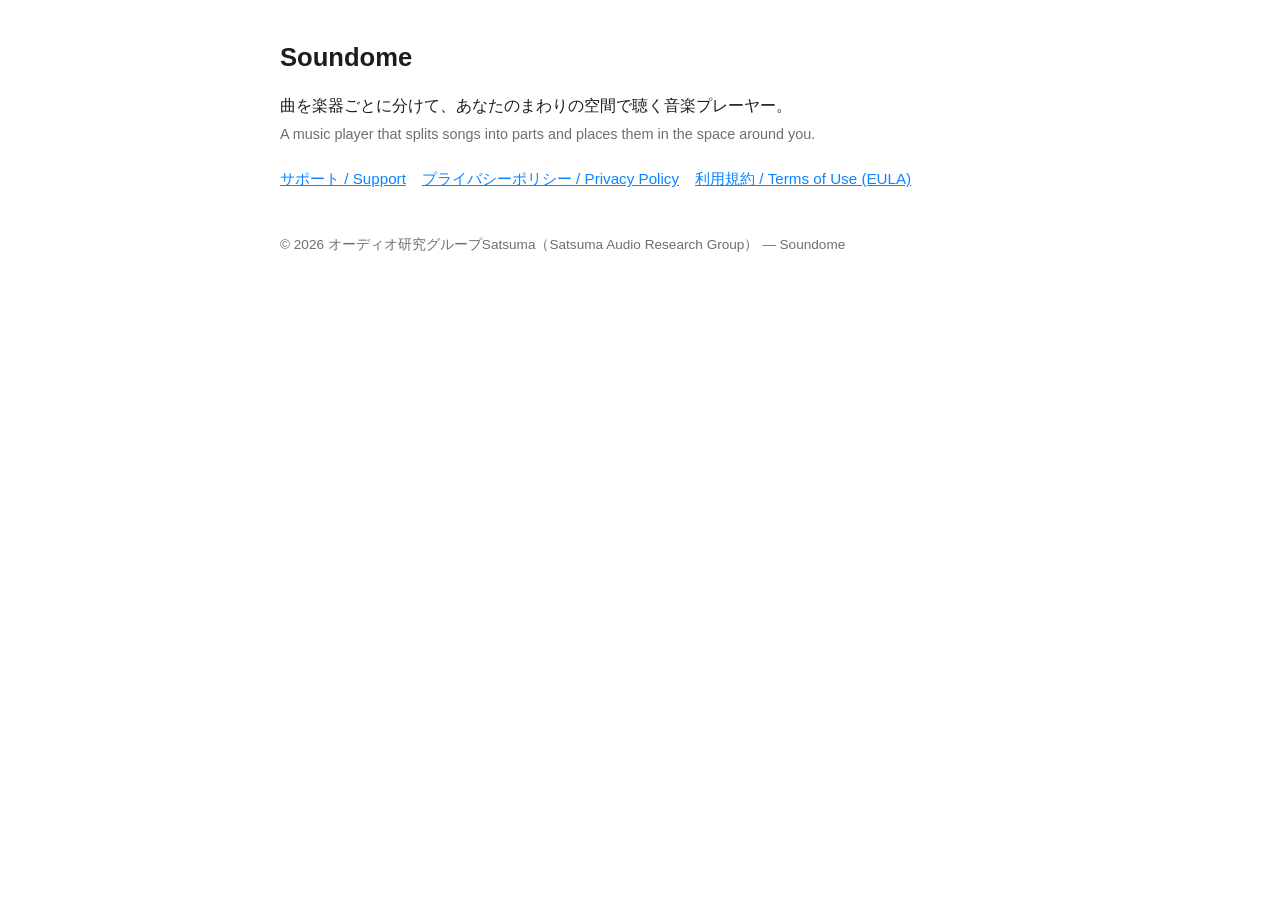
<file: index.html>
<!DOCTYPE html>
<html lang="ja">
<head>
<meta charset="UTF-8">
<meta name="viewport" content="width=device-width, initial-scale=1">
<title>Soundome</title>
<link rel="stylesheet" href="style.css">
</head>
<body>
<h1>Soundome</h1>
<p>曲を楽器ごとに分けて、あなたのまわりの空間で聴く音楽プレーヤー。<br>
<span class="muted">A music player that splits songs into parts and places them in the space around you.</span></p>
<nav>
  <a href="support.html">サポート / Support</a>
  <a href="privacy.html">プライバシーポリシー / Privacy Policy</a>
  <a href="https://www.apple.com/legal/internet-services/itunes/dev/stdeula/">利用規約 / Terms of Use (EULA)</a>
</nav>
<footer>© 2026 オーディオ研究グループSatsuma（Satsuma Audio Research Group） — Soundome</footer>
</body>
</html>
</file>
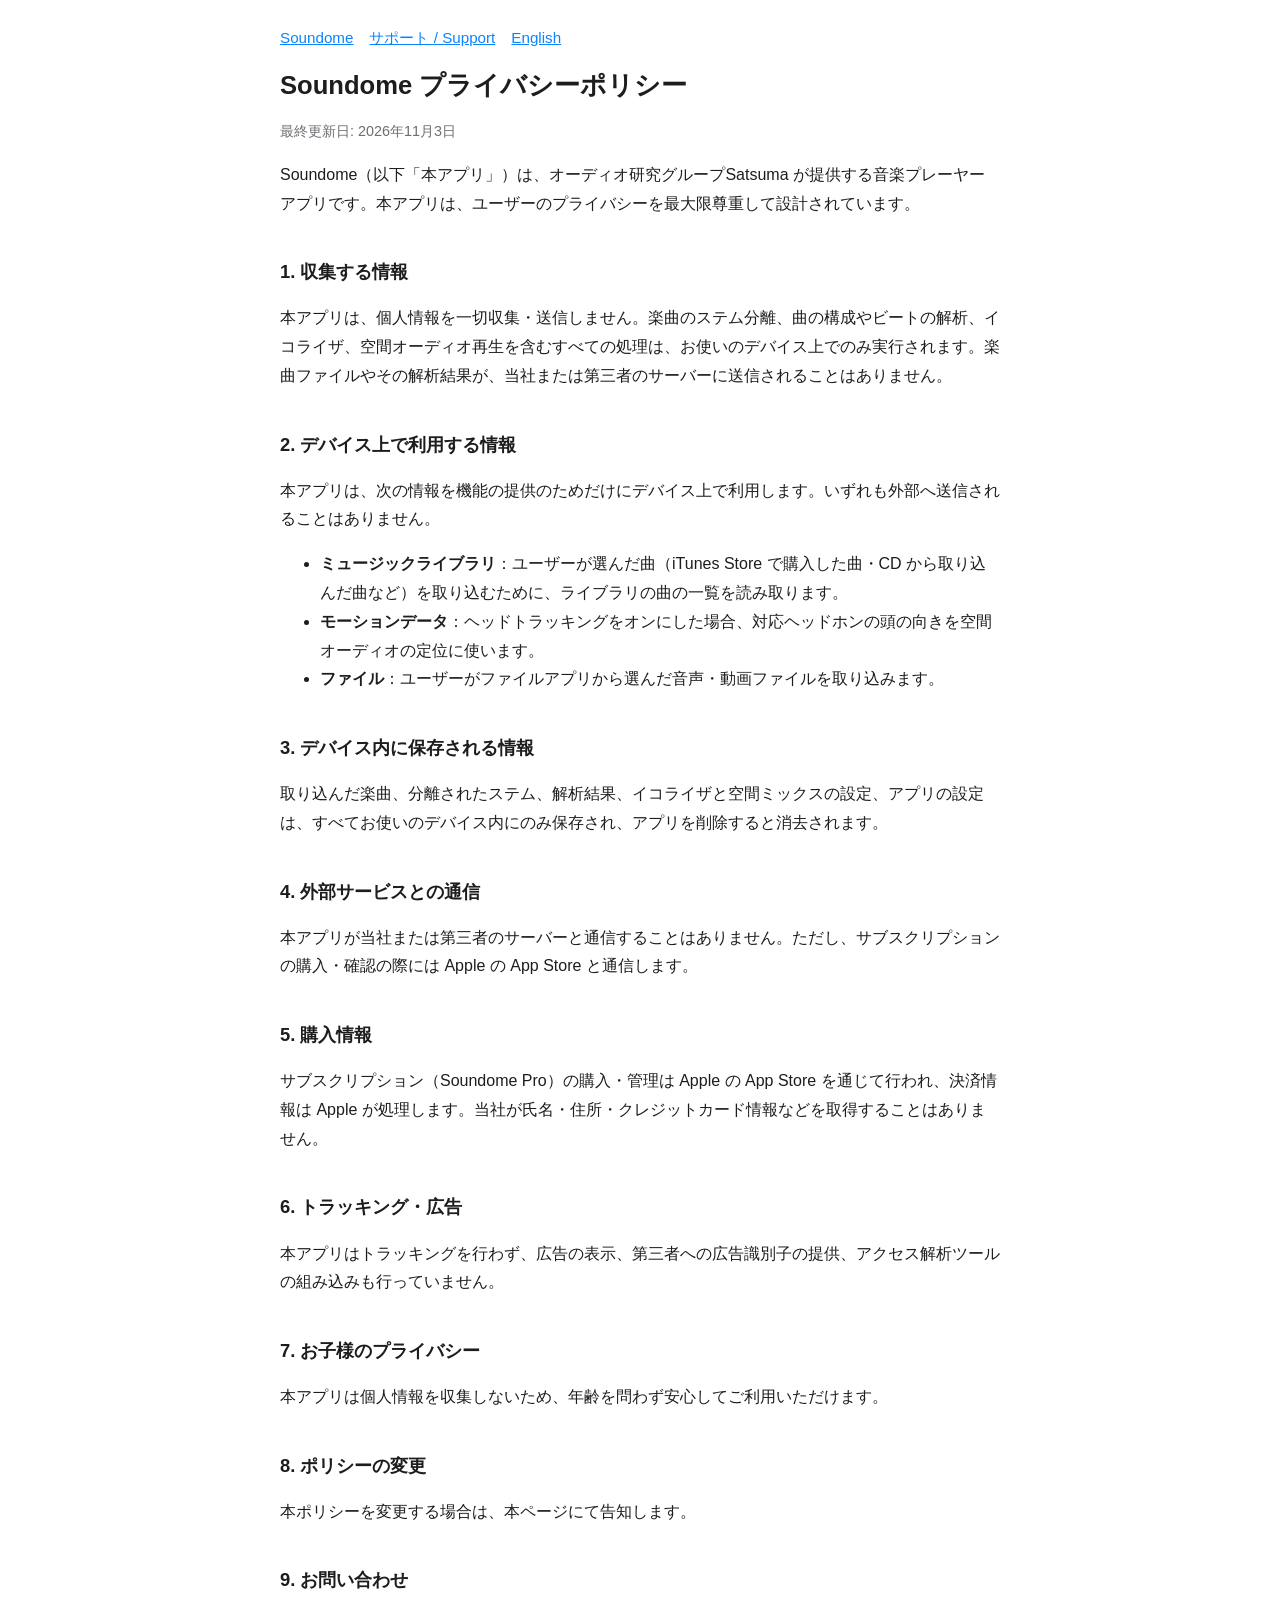
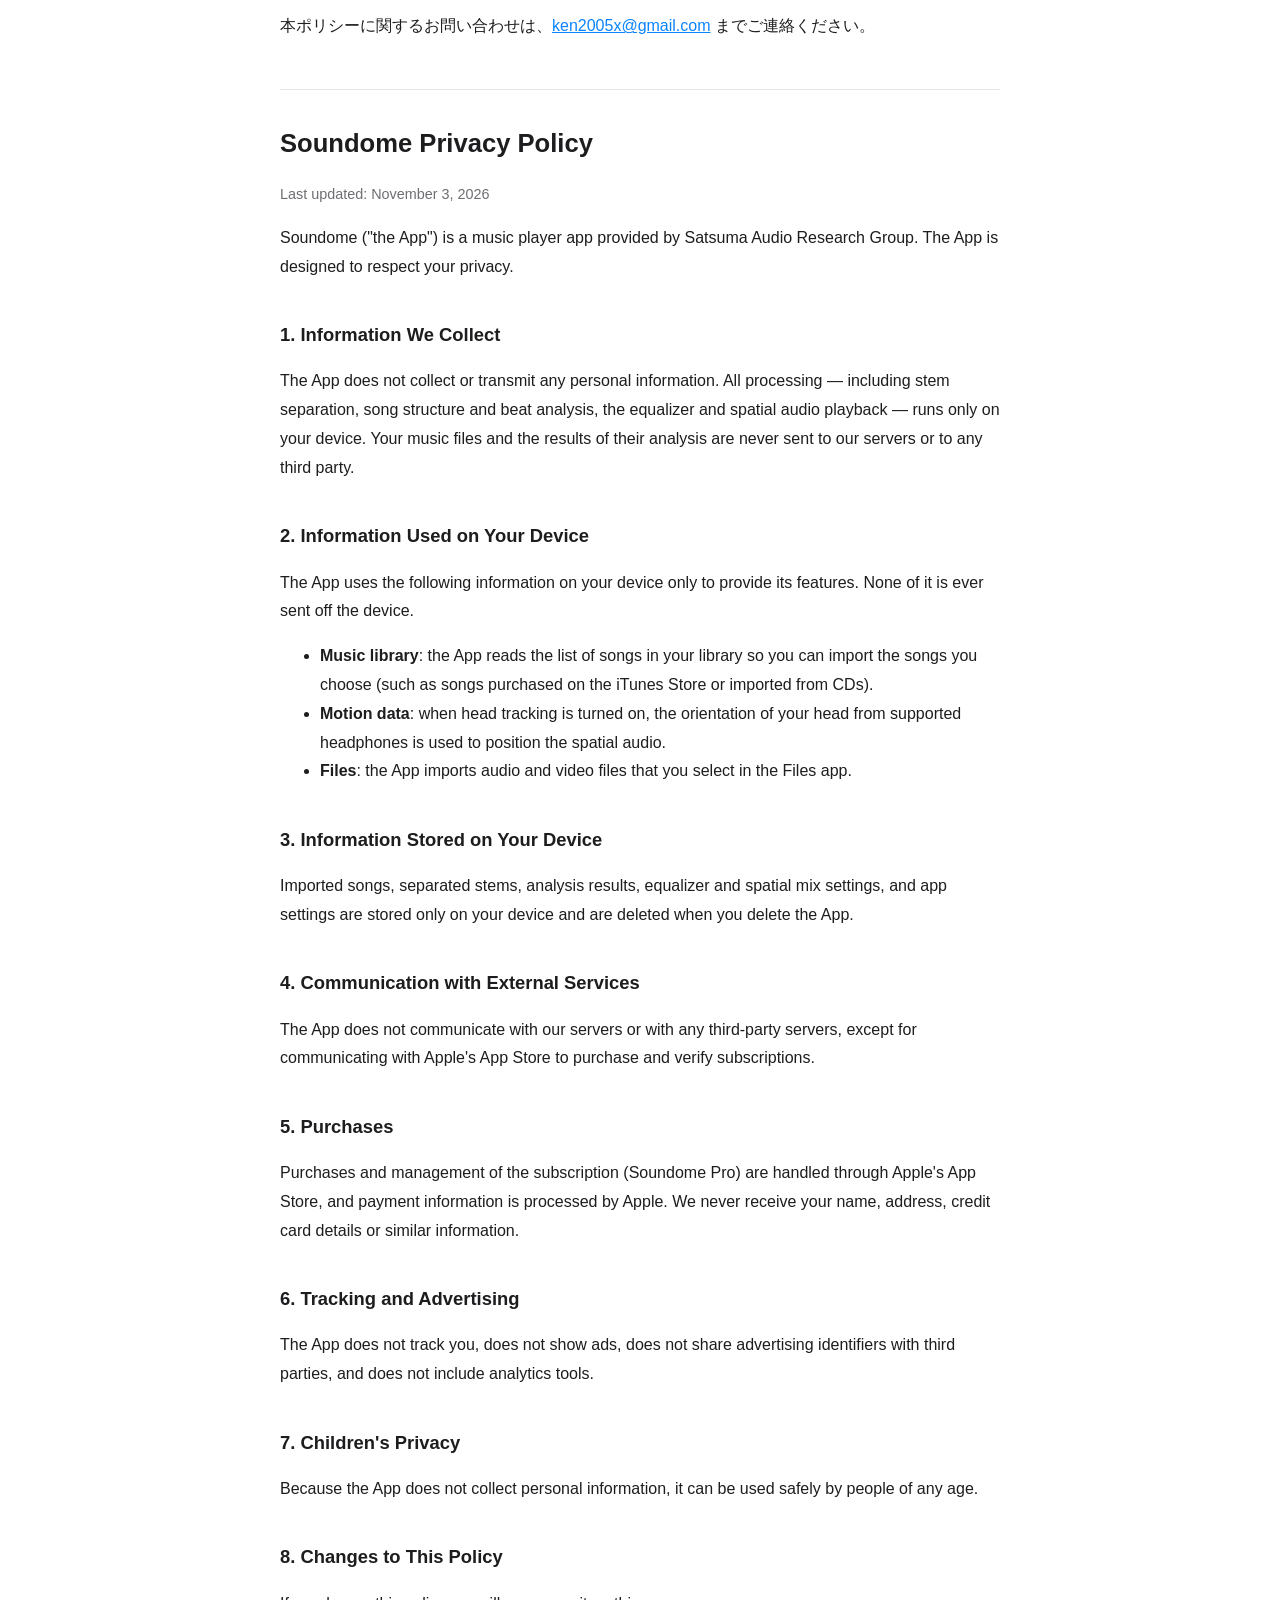
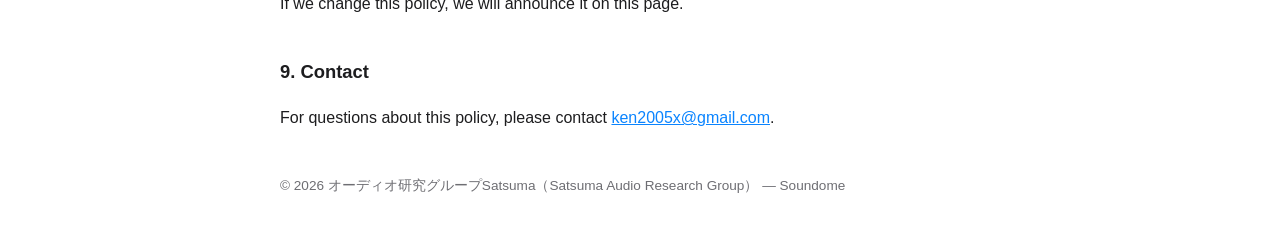
<file: privacy.html>
<!DOCTYPE html>
<html lang="ja">
<head>
<meta charset="UTF-8">
<meta name="viewport" content="width=device-width, initial-scale=1">
<title>Soundome プライバシーポリシー / Privacy Policy</title>
<link rel="stylesheet" href="style.css">
</head>
<body>
<nav><a href="index.html">Soundome</a><a href="support.html">サポート / Support</a><a href="#en">English</a></nav>

<h1>Soundome プライバシーポリシー</h1>
<p class="muted">最終更新日: 2026年11月3日</p>

<p>Soundome（以下「本アプリ」）は、オーディオ研究グループSatsuma が提供する音楽プレーヤーアプリです。本アプリは、ユーザーのプライバシーを最大限尊重して設計されています。</p>

<h2>1. 収集する情報</h2>
<p>本アプリは、個人情報を一切収集・送信しません。楽曲のステム分離、曲の構成やビートの解析、イコライザ、空間オーディオ再生を含むすべての処理は、お使いのデバイス上でのみ実行されます。楽曲ファイルやその解析結果が、当社または第三者のサーバーに送信されることはありません。</p>

<h2>2. デバイス上で利用する情報</h2>
<p>本アプリは、次の情報を機能の提供のためだけにデバイス上で利用します。いずれも外部へ送信されることはありません。</p>
<ul>
  <li><strong>ミュージックライブラリ</strong>：ユーザーが選んだ曲（iTunes Store で購入した曲・CD から取り込んだ曲など）を取り込むために、ライブラリの曲の一覧を読み取ります。</li>
  <li><strong>モーションデータ</strong>：ヘッドトラッキングをオンにした場合、対応ヘッドホンの頭の向きを空間オーディオの定位に使います。</li>
  <li><strong>ファイル</strong>：ユーザーがファイルアプリから選んだ音声・動画ファイルを取り込みます。</li>
</ul>

<h2>3. デバイス内に保存される情報</h2>
<p>取り込んだ楽曲、分離されたステム、解析結果、イコライザと空間ミックスの設定、アプリの設定は、すべてお使いのデバイス内にのみ保存され、アプリを削除すると消去されます。</p>

<h2>4. 外部サービスとの通信</h2>
<p>本アプリが当社または第三者のサーバーと通信することはありません。ただし、サブスクリプションの購入・確認の際には Apple の App Store と通信します。</p>

<h2>5. 購入情報</h2>
<p>サブスクリプション（Soundome Pro）の購入・管理は Apple の App Store を通じて行われ、決済情報は Apple が処理します。当社が氏名・住所・クレジットカード情報などを取得することはありません。</p>

<h2>6. トラッキング・広告</h2>
<p>本アプリはトラッキングを行わず、広告の表示、第三者への広告識別子の提供、アクセス解析ツールの組み込みも行っていません。</p>

<h2>7. お子様のプライバシー</h2>
<p>本アプリは個人情報を収集しないため、年齢を問わず安心してご利用いただけます。</p>

<h2>8. ポリシーの変更</h2>
<p>本ポリシーを変更する場合は、本ページにて告知します。</p>

<h2>9. お問い合わせ</h2>
<p>本ポリシーに関するお問い合わせは、<a href="mailto:ken2005x@gmail.com">ken2005x@gmail.com</a> までご連絡ください。</p>

<section class="lang" id="en" lang="en">
<h1>Soundome Privacy Policy</h1>
<p class="muted">Last updated: November 3, 2026</p>

<p>Soundome ("the App") is a music player app provided by Satsuma Audio Research Group. The App is designed to respect your privacy.</p>

<h2>1. Information We Collect</h2>
<p>The App does not collect or transmit any personal information. All processing — including stem separation, song structure and beat analysis, the equalizer and spatial audio playback — runs only on your device. Your music files and the results of their analysis are never sent to our servers or to any third party.</p>

<h2>2. Information Used on Your Device</h2>
<p>The App uses the following information on your device only to provide its features. None of it is ever sent off the device.</p>
<ul>
  <li><strong>Music library</strong>: the App reads the list of songs in your library so you can import the songs you choose (such as songs purchased on the iTunes Store or imported from CDs).</li>
  <li><strong>Motion data</strong>: when head tracking is turned on, the orientation of your head from supported headphones is used to position the spatial audio.</li>
  <li><strong>Files</strong>: the App imports audio and video files that you select in the Files app.</li>
</ul>

<h2>3. Information Stored on Your Device</h2>
<p>Imported songs, separated stems, analysis results, equalizer and spatial mix settings, and app settings are stored only on your device and are deleted when you delete the App.</p>

<h2>4. Communication with External Services</h2>
<p>The App does not communicate with our servers or with any third-party servers, except for communicating with Apple's App Store to purchase and verify subscriptions.</p>

<h2>5. Purchases</h2>
<p>Purchases and management of the subscription (Soundome Pro) are handled through Apple's App Store, and payment information is processed by Apple. We never receive your name, address, credit card details or similar information.</p>

<h2>6. Tracking and Advertising</h2>
<p>The App does not track you, does not show ads, does not share advertising identifiers with third parties, and does not include analytics tools.</p>

<h2>7. Children's Privacy</h2>
<p>Because the App does not collect personal information, it can be used safely by people of any age.</p>

<h2>8. Changes to This Policy</h2>
<p>If we change this policy, we will announce it on this page.</p>

<h2>9. Contact</h2>
<p>For questions about this policy, please contact <a href="mailto:ken2005x@gmail.com">ken2005x@gmail.com</a>.</p>
</section>

<footer>© 2026 オーディオ研究グループSatsuma（Satsuma Audio Research Group） — Soundome</footer>
</body>
</html>
</file>
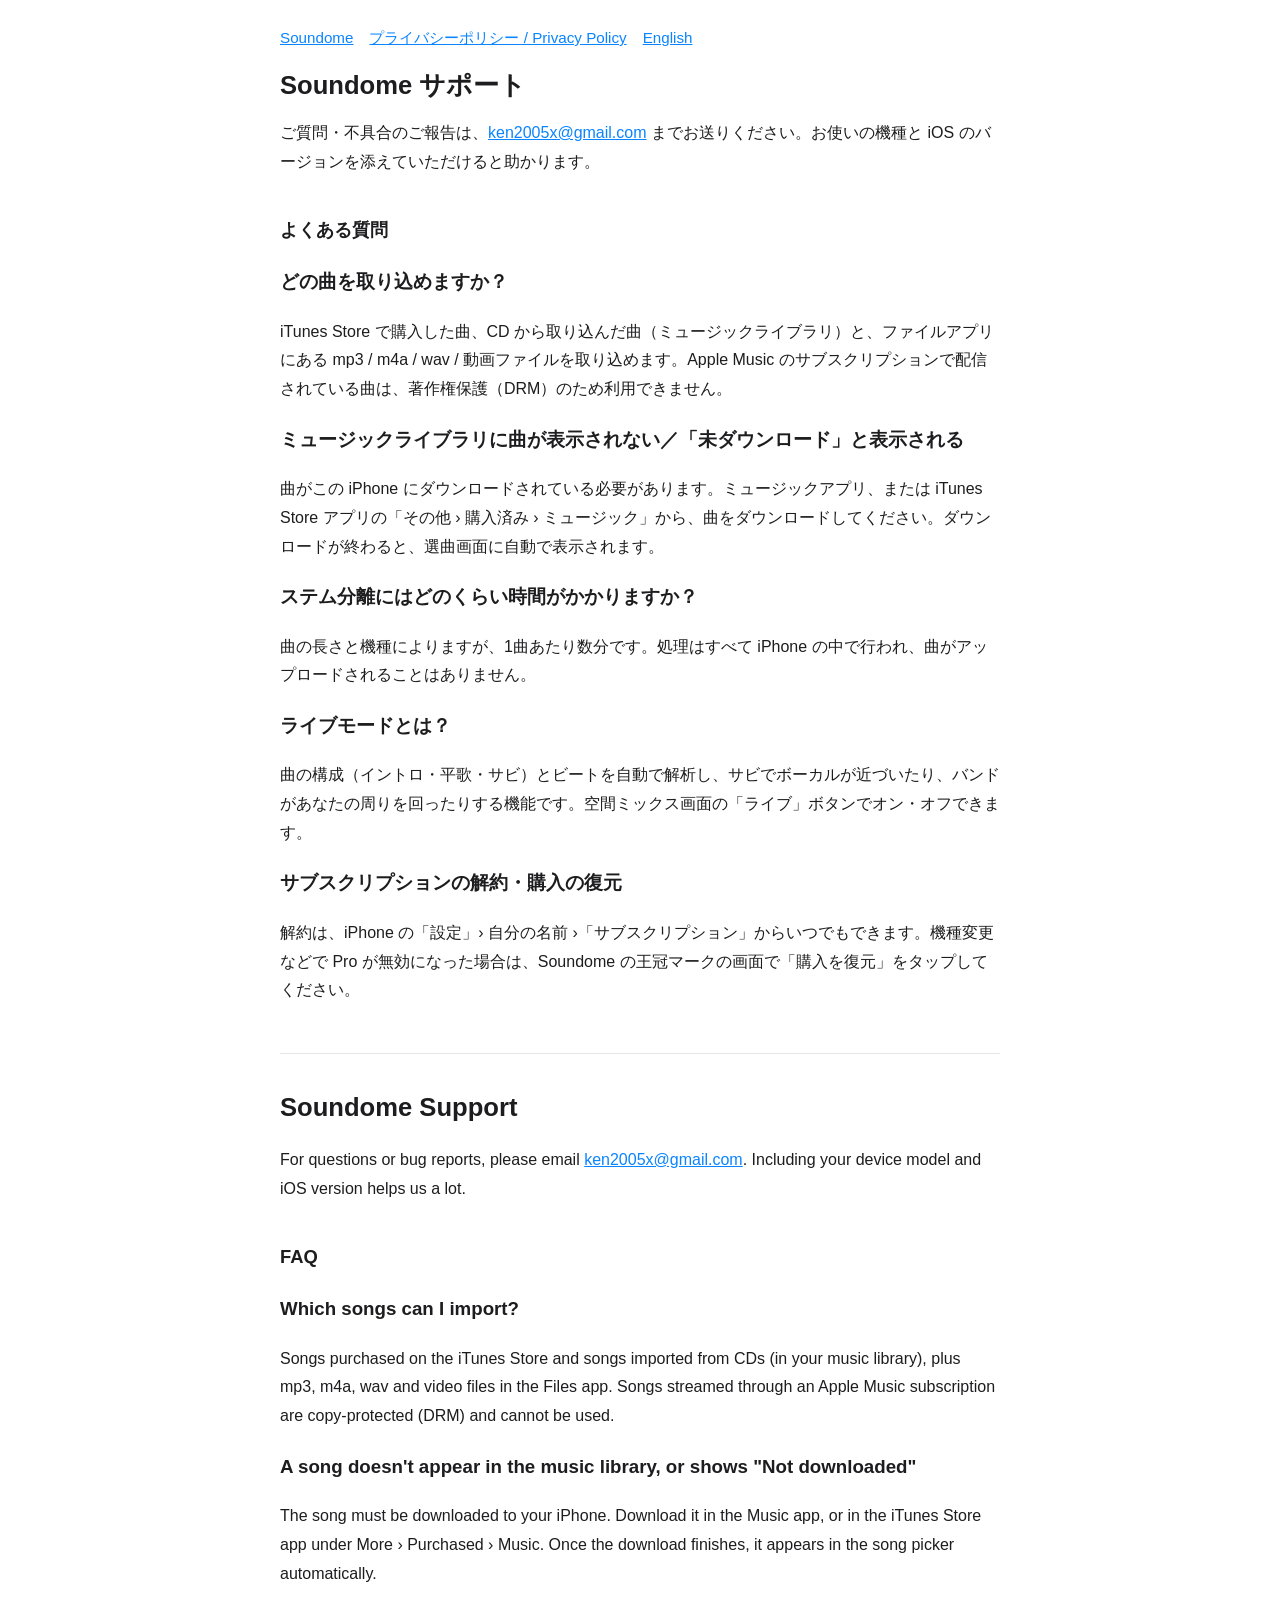
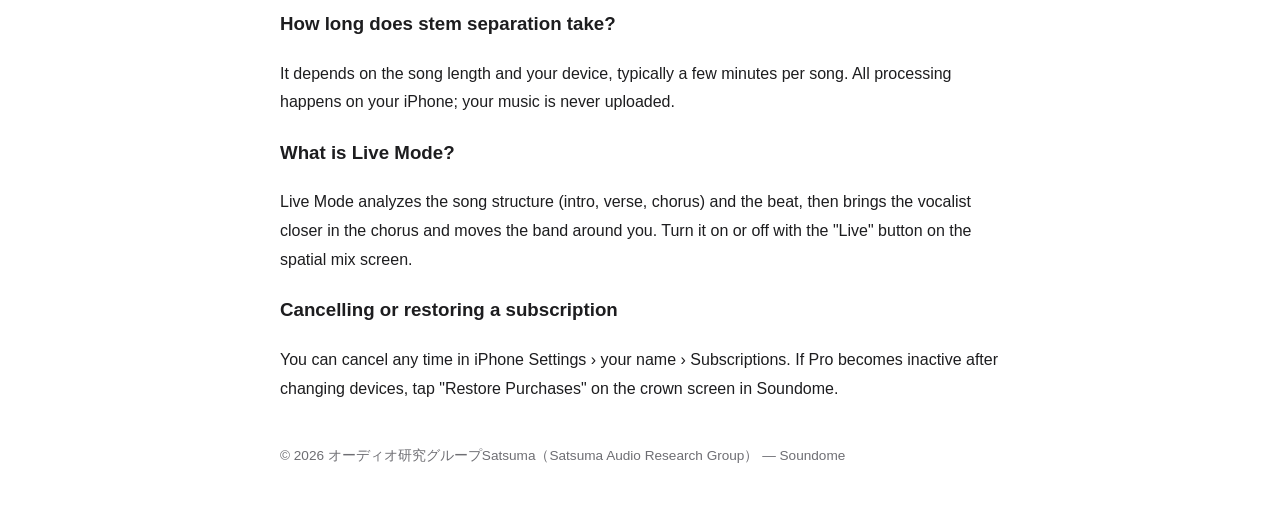
<file: support.html>
<!DOCTYPE html>
<html lang="ja">
<head>
<meta charset="UTF-8">
<meta name="viewport" content="width=device-width, initial-scale=1">
<title>Soundome サポート / Support</title>
<link rel="stylesheet" href="style.css">
</head>
<body>
<nav><a href="index.html">Soundome</a><a href="privacy.html">プライバシーポリシー / Privacy Policy</a><a href="#en">English</a></nav>

<h1>Soundome サポート</h1>
<p>ご質問・不具合のご報告は、<a href="mailto:ken2005x@gmail.com?subject=Soundome">ken2005x@gmail.com</a> までお送りください。お使いの機種と iOS のバージョンを添えていただけると助かります。</p>

<h2>よくある質問</h2>
<h3>どの曲を取り込めますか？</h3>
<p>iTunes Store で購入した曲、CD から取り込んだ曲（ミュージックライブラリ）と、ファイルアプリにある mp3 / m4a / wav / 動画ファイルを取り込めます。Apple Music のサブスクリプションで配信されている曲は、著作権保護（DRM）のため利用できません。</p>
<h3>ミュージックライブラリに曲が表示されない／「未ダウンロード」と表示される</h3>
<p>曲がこの iPhone にダウンロードされている必要があります。ミュージックアプリ、または iTunes Store アプリの「その他 › 購入済み › ミュージック」から、曲をダウンロードしてください。ダウンロードが終わると、選曲画面に自動で表示されます。</p>
<h3>ステム分離にはどのくらい時間がかかりますか？</h3>
<p>曲の長さと機種によりますが、1曲あたり数分です。処理はすべて iPhone の中で行われ、曲がアップロードされることはありません。</p>
<h3>ライブモードとは？</h3>
<p>曲の構成（イントロ・平歌・サビ）とビートを自動で解析し、サビでボーカルが近づいたり、バンドがあなたの周りを回ったりする機能です。空間ミックス画面の「ライブ」ボタンでオン・オフできます。</p>
<h3>サブスクリプションの解約・購入の復元</h3>
<p>解約は、iPhone の「設定」› 自分の名前 ›「サブスクリプション」からいつでもできます。機種変更などで Pro が無効になった場合は、Soundome の王冠マークの画面で「購入を復元」をタップしてください。</p>

<section class="lang" id="en" lang="en">
<h1>Soundome Support</h1>
<p>For questions or bug reports, please email <a href="mailto:ken2005x@gmail.com?subject=Soundome">ken2005x@gmail.com</a>. Including your device model and iOS version helps us a lot.</p>

<h2>FAQ</h2>
<h3>Which songs can I import?</h3>
<p>Songs purchased on the iTunes Store and songs imported from CDs (in your music library), plus mp3, m4a, wav and video files in the Files app. Songs streamed through an Apple Music subscription are copy-protected (DRM) and cannot be used.</p>
<h3>A song doesn't appear in the music library, or shows "Not downloaded"</h3>
<p>The song must be downloaded to your iPhone. Download it in the Music app, or in the iTunes Store app under More › Purchased › Music. Once the download finishes, it appears in the song picker automatically.</p>
<h3>How long does stem separation take?</h3>
<p>It depends on the song length and your device, typically a few minutes per song. All processing happens on your iPhone; your music is never uploaded.</p>
<h3>What is Live Mode?</h3>
<p>Live Mode analyzes the song structure (intro, verse, chorus) and the beat, then brings the vocalist closer in the chorus and moves the band around you. Turn it on or off with the "Live" button on the spatial mix screen.</p>
<h3>Cancelling or restoring a subscription</h3>
<p>You can cancel any time in iPhone Settings › your name › Subscriptions. If Pro becomes inactive after changing devices, tap "Restore Purchases" on the crown screen in Soundome.</p>
</section>

<footer>© 2026 オーディオ研究グループSatsuma（Satsuma Audio Research Group） — Soundome</footer>
</body>
</html>
</file>
<file: style.css>
:root { color-scheme: light dark; --fg: #1d1d1f; --muted: #6e6e73; --bg: #ffffff; --accent: #0a84ff; --rule: #e5e5ea; }
@media (prefers-color-scheme: dark) { :root { --fg: #f5f5f7; --muted: #a1a1a6; --bg: #000000; --rule: #2c2c2e; } }
body { font-family: -apple-system, "Hiragino Sans", "Helvetica Neue", sans-serif; max-width: 720px; margin: 0 auto; padding: 24px 16px 48px; line-height: 1.8; color: var(--fg); background: var(--bg); }
h1 { font-size: 1.6em; line-height: 1.3; } h2 { font-size: 1.15em; margin-top: 2em; }
a { color: var(--accent); }
nav { display: flex; gap: 16px; flex-wrap: wrap; font-size: 0.95em; margin-bottom: 8px; }
.lang { border-top: 1px solid var(--rule); margin-top: 3em; padding-top: 1em; }
.muted { color: var(--muted); font-size: 0.9em; }
footer { margin-top: 3em; color: var(--muted); font-size: 0.85em; }
</file>
